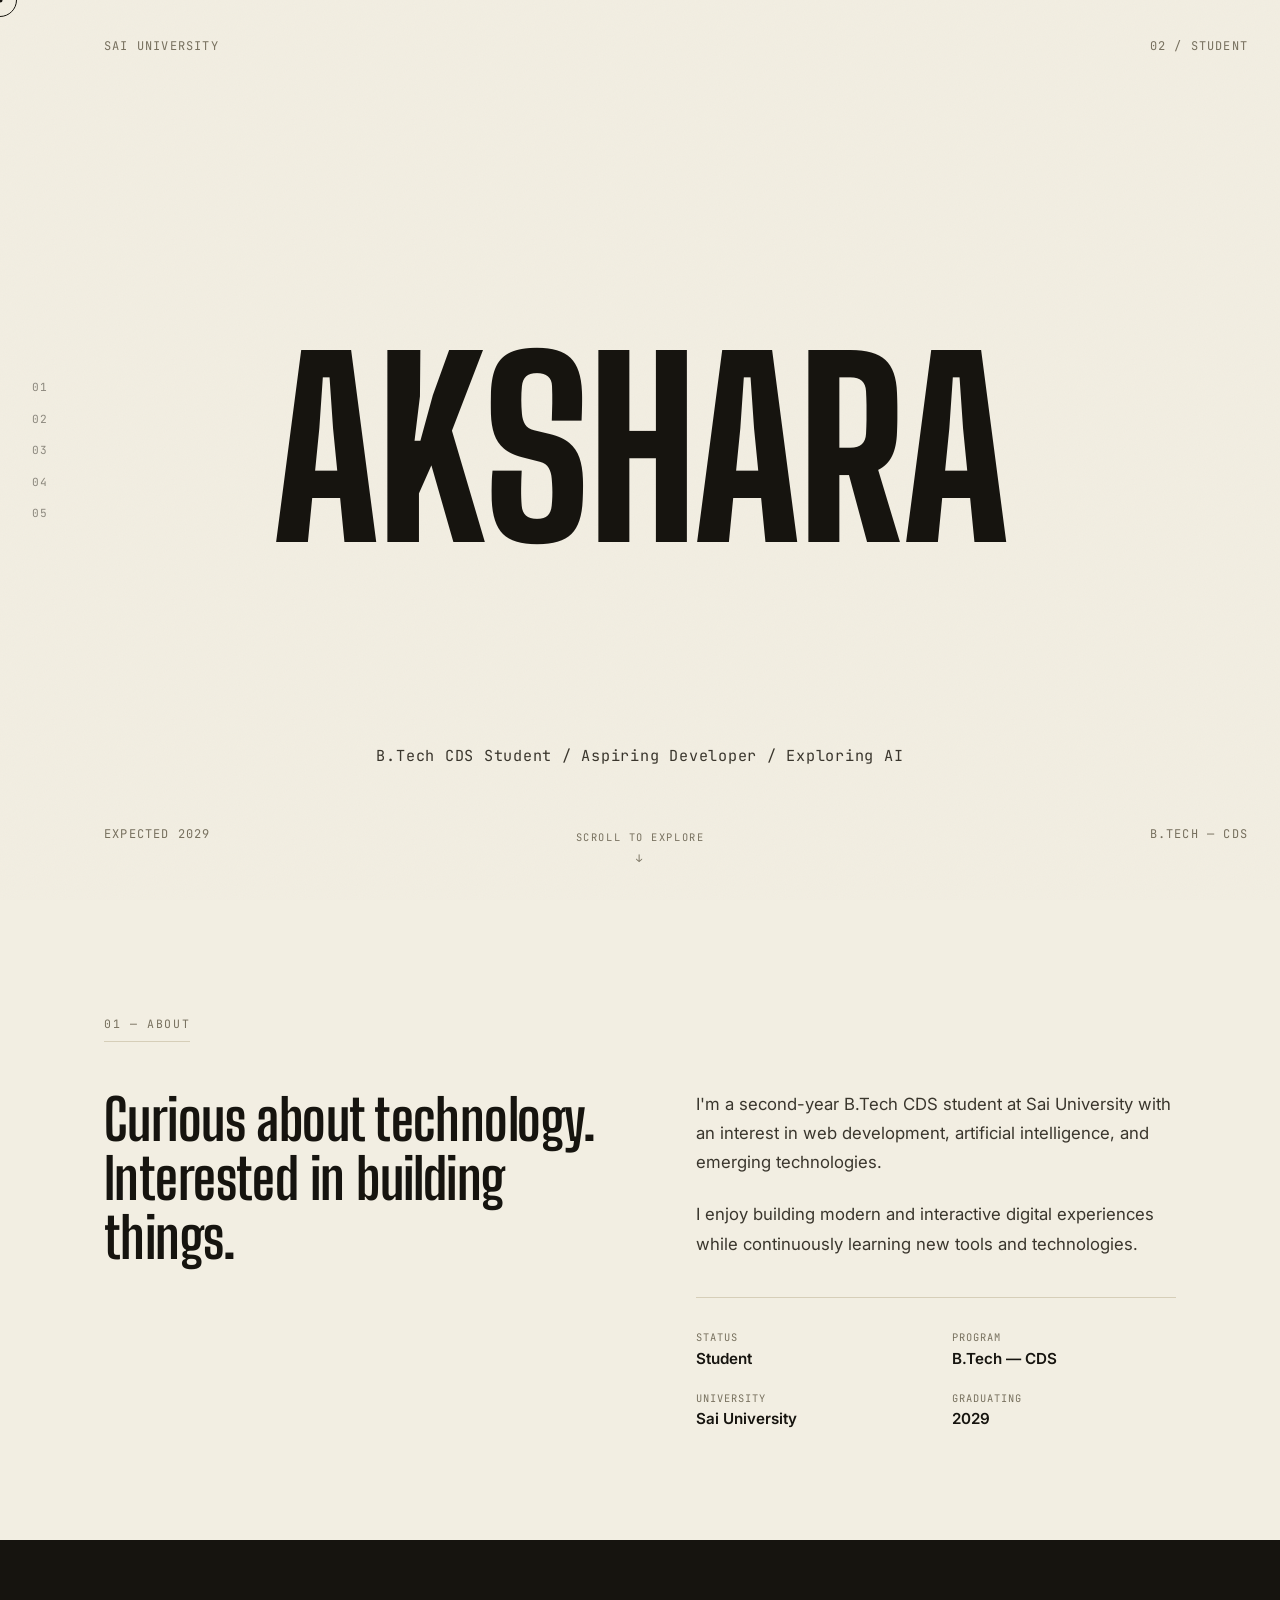
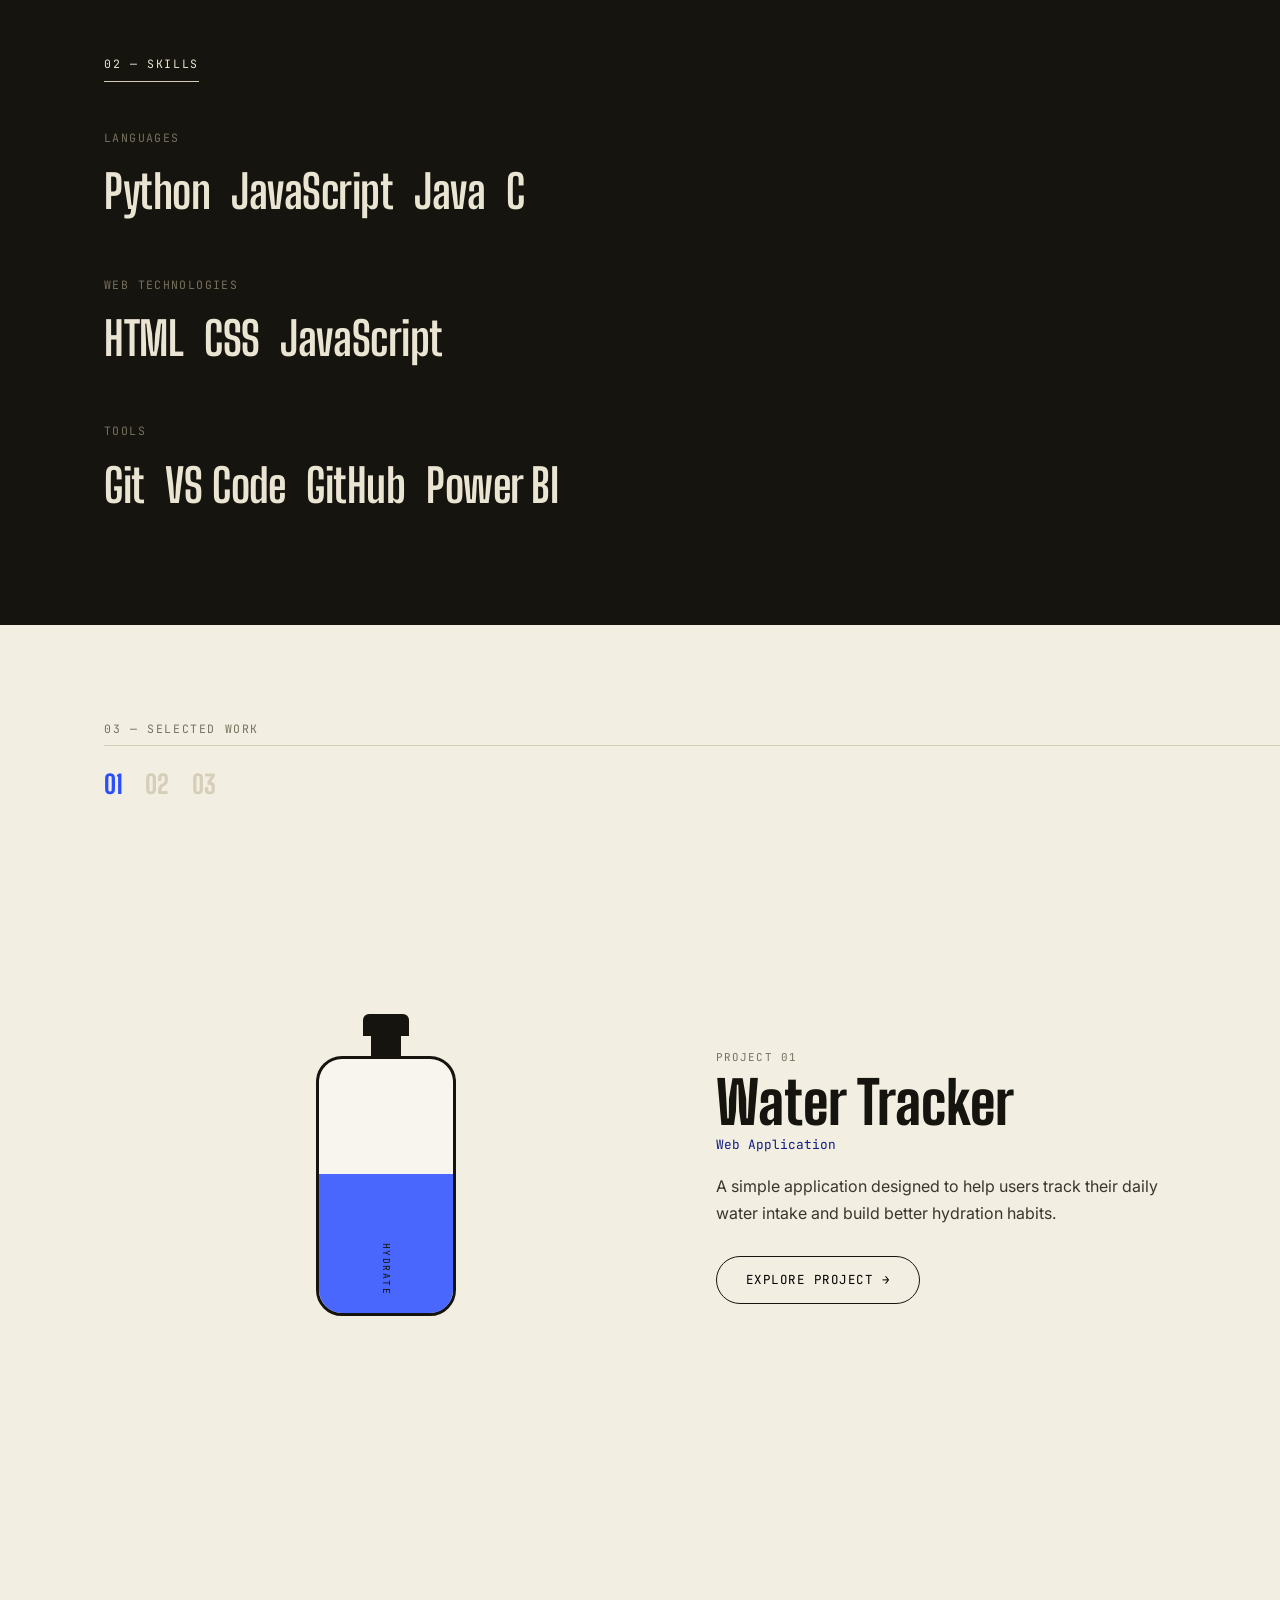
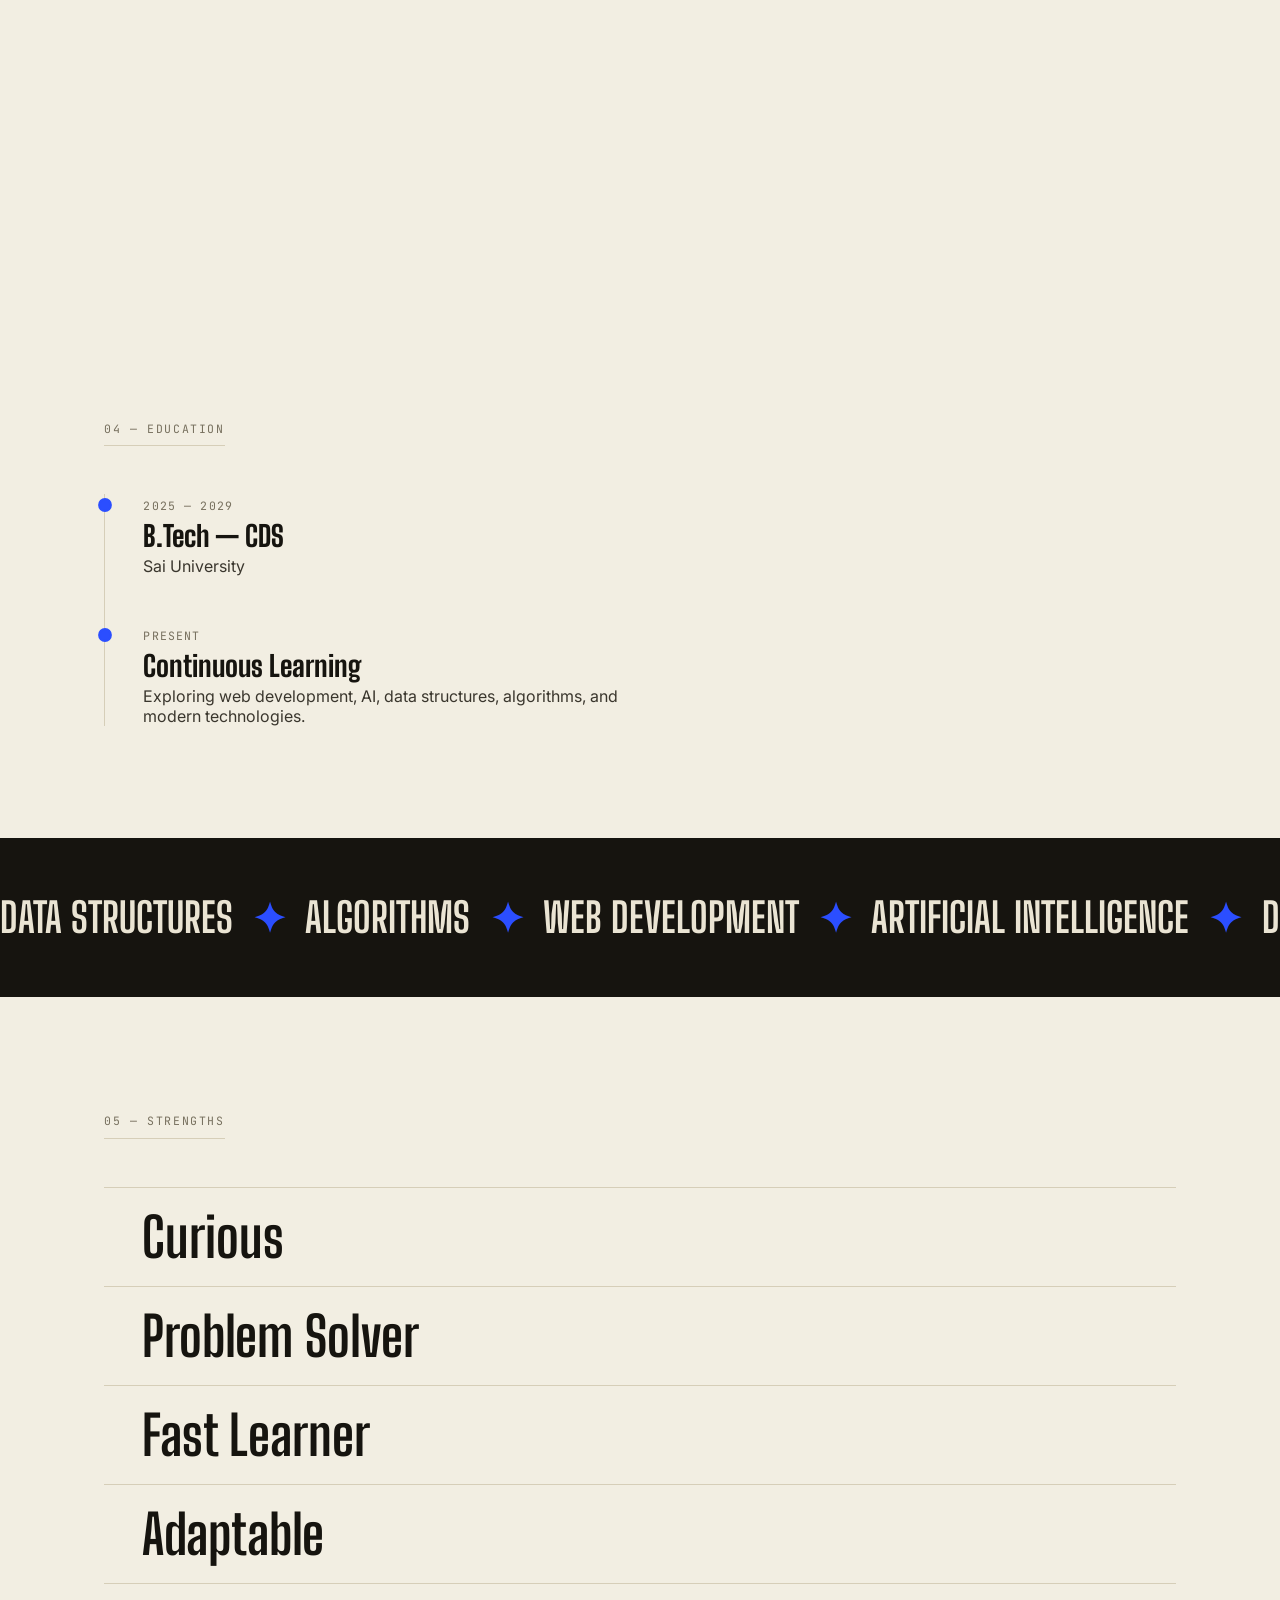
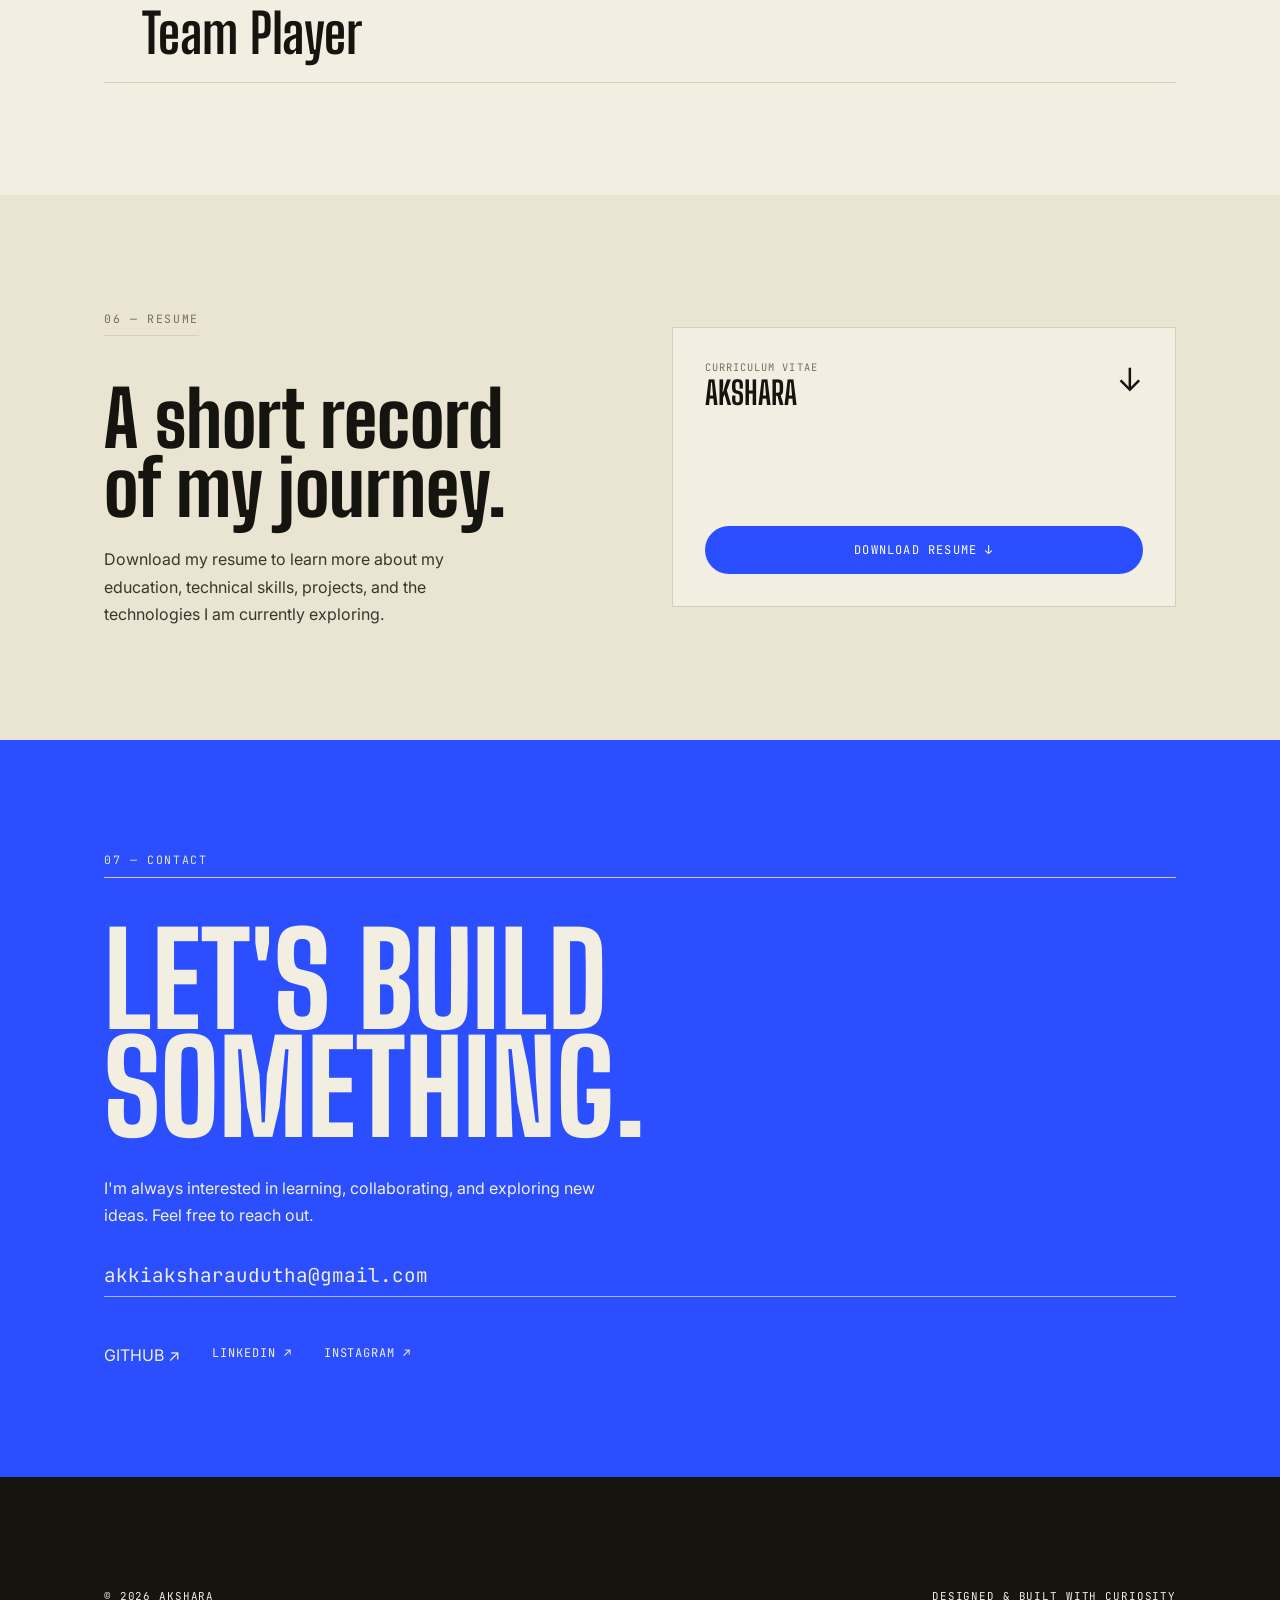
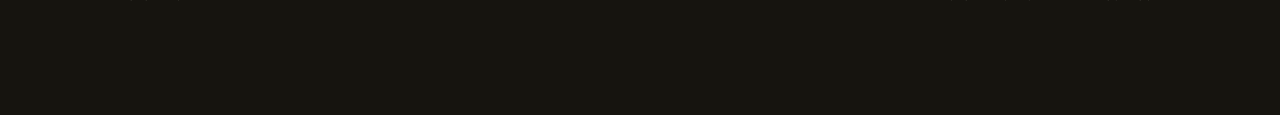
<file: index.html>
<!DOCTYPE html>
<html lang="en">
<head>
<meta charset="UTF-8">
<meta name="viewport" content="width=device-width, initial-scale=1.0">

<title>Akshara — B.Tech CDS Student, Sai University</title>

<meta name="description"
content="Portfolio of Akshara, 2nd-year B.Tech CDS student at Sai University, exploring web development and AI.">

<link rel="preconnect" href="https://fonts.googleapis.com">
<link rel="preconnect" href="https://fonts.gstatic.com" crossorigin>

<link href="https://fonts.googleapis.com/css2?family=Big+Shoulders+Display:wght@400;600;700;800;900&family=Inter:wght@400;500;600;700&family=JetBrains+Mono:wght@400;500&display=swap"
rel="stylesheet">

<style>

/* =========================================================
   AKSHARA — EDITORIAL PORTFOLIO
========================================================= */

:root{
  --cream: #F2EEE2;
  --cream-2: #EAE4D3;
  --ink: #16140F;
  --ink-soft: #3A362D;
  --accent: #2B4EFF;
  --accent-ink: #0E1E80;
  --line: #D6CEB8;
  --muted: #77705E;

  --display: 'Big Shoulders Display', sans-serif;
  --body: 'Inter', sans-serif;
  --mono: 'JetBrains Mono', monospace;

  --ease: cubic-bezier(.16,.84,.44,1);
}

*{
  margin:0;
  padding:0;
  box-sizing:border-box;
}

html{
  scroll-behavior:smooth;
}

body{
  background:var(--cream);
  color:var(--ink);
  font-family:var(--body);
  overflow-x:hidden;
  cursor:none;
}

::selection{
  background:var(--accent);
  color:var(--cream);
}

a{
  color:inherit;
  text-decoration:none;
}

button{
  font-family:inherit;
  border:none;
  background:none;
  cursor:none;
}

img,
svg{
  display:block;
  max-width:100%;
}

/* ================= GRAIN ================= */

.grain{
  position:fixed;
  inset:0;
  pointer-events:none;
  z-index:5;
  opacity:0.035;
  mix-blend-mode:multiply;
  background-image:url("data:image/svg+xml,%3Csvg xmlns='http://www.w3.org/2000/svg' width='120' height='120'%3E%3Cfilter id='n'%3E%3CfeTurbulence type='fractalNoise' baseFrequency='0.9' numOctaves='2' stitchTiles='stitch'/%3E%3C/filter%3E%3Crect width='100%25' height='100%25' filter='url(%23n)'/%3E%3C/svg%3E");
}

/* ================= LOADER ================= */

.loader{
  position:fixed;
  inset:0;
  z-index:200;
  background:var(--ink);
  display:flex;
  align-items:center;
  justify-content:center;
  transition:transform 0.9s var(--ease);
}

.loader.done{
  transform:translateY(-100%);
}

.loader-text{
  font-family:var(--display);
  font-weight:800;
  font-size:clamp(3rem,12vw,9rem);
  color:var(--cream);
  letter-spacing:0.04em;
  opacity:0;
  animation:loaderIn 1s var(--ease) 0.15s forwards;
}

@keyframes loaderIn{
  from{
    opacity:0;
    letter-spacing:0.3em;
  }

  to{
    opacity:1;
    letter-spacing:0.04em;
  }
}

/* ================= CUSTOM CURSOR ================= */

.cursor,
.cursor-dot{
  position:fixed;
  top:0;
  left:0;
  pointer-events:none;
  z-index:150;
  border-radius:50%;
  transform:translate(-50%,-50%);
}

.cursor{
  width:34px;
  height:34px;
  border:1px solid var(--ink);
  transition:
    width .25s var(--ease),
    height .25s var(--ease),
    background .25s var(--ease),
    border-color .25s var(--ease);
}

.cursor-dot{
  width:5px;
  height:5px;
  background:var(--ink);
}

.cursor.grow{
  width:70px;
  height:70px;
  background:var(--accent);
  border-color:var(--accent);
  opacity:.12;
}

.cursor.hover-word{
  width:14px;
  height:14px;
  background:var(--accent);
  border-color:var(--accent);
}

@media (hover:none),(pointer:coarse){

  .cursor,
  .cursor-dot{
    display:none;
  }

  body{
    cursor:auto;
  }

  button,
  a{
    cursor:pointer;
  }
}

/* ================= NAVIGATION ================= */

.rail{
  position:fixed;
  left:2rem;
  top:50%;
  transform:translateY(-50%);
  z-index:100;
  display:flex;
  flex-direction:column;
  gap:1.1rem;
}

.rail-link{
  display:flex;
  align-items:center;
  gap:.7rem;
  font-family:var(--mono);
  font-size:.7rem;
  letter-spacing:.08em;
  color:var(--ink-soft);
}

.rail-num{
  opacity:.55;
}

.rail-label{
  max-width:0;
  overflow:hidden;
  white-space:nowrap;
  opacity:0;
  transform:translateX(-6px);
  transition:
    max-width .35s var(--ease),
    opacity .3s var(--ease),
    transform .3s var(--ease);
}

.rail-link:hover .rail-label,
.rail-link:focus-visible .rail-label{
  max-width:140px;
  opacity:1;
  transform:translateX(0);
}

.rail-link:hover .rail-num,
.rail-link.active .rail-num{
  opacity:1;
  color:var(--accent);
}

/* ================= MOBILE MENU ================= */

.menu-toggle{
  display:none;
  position:fixed;
  top:1.4rem;
  right:1.4rem;
  z-index:110;
  width:44px;
  height:44px;
  border-radius:50%;
  background:var(--ink);
  flex-direction:column;
  align-items:center;
  justify-content:center;
  gap:5px;
}

.menu-toggle span{
  width:18px;
  height:2px;
  background:var(--cream);
  transition:
    transform .3s var(--ease),
    opacity .3s var(--ease);
}

.menu-toggle.open span:nth-child(1){
  transform:translateY(3.5px) rotate(45deg);
}

.menu-toggle.open span:nth-child(2){
  transform:translateY(-3.5px) rotate(-45deg);
}

@media(max-width:860px){

  .menu-toggle{
    display:flex;
  }

  .rail{
    left:auto;
    right:1.2rem;
    top:5.4rem;
    background:var(--cream);
    border:1px solid var(--line);
    border-radius:14px;
    padding:1rem 1.2rem;
    gap:1rem;
    opacity:0;
    visibility:hidden;
    transform:translateY(-10px);
    transition:
      opacity .3s var(--ease),
      transform .3s var(--ease),
      visibility .3s;
  }

  .rail.open{
    opacity:1;
    visibility:visible;
    transform:translateY(0);
  }

  .rail-label{
    max-width:none;
    opacity:1;
    transform:none;
  }
}

/* ================= HERO ================= */

.hero{
  position:relative;
  min-height:100svh;
  display:flex;
  align-items:center;
  justify-content:center;
  overflow:hidden;
  padding:0 5vw;
}

.hero-meta{
  position:absolute;
  font-family:var(--mono);
  font-size:.75rem;
  letter-spacing:.1em;
  color:var(--muted);
}

.hero-meta--top-left{
  top:2.4rem;
  left:6.5rem;
}

.hero-meta--top-right{
  top:2.4rem;
  right:2rem;
}

.hero-meta--bottom-left{
  bottom:3.6rem;
  left:6.5rem;
}

.hero-meta--bottom-right{
  bottom:3.6rem;
  right:2rem;
}

.hero-name{
  font-family:var(--display);
  font-weight:800;
  font-size:clamp(4.5rem,19vw,15rem);
  line-height:.85;
  letter-spacing:-.01em;
  text-align:center;
  color:var(--ink);
  will-change:transform;
}

.hero-name .line{
  display:inline-block;
}

.hero-role{
  position:absolute;
  bottom:8.4rem;
  left:50%;
  transform:translateX(-50%);
  font-family:var(--mono);
  font-size:clamp(.72rem,1.4vw,.95rem);
  letter-spacing:.05em;
  color:var(--ink-soft);
  text-align:center;
  width:100%;
  padding:0 1rem;
}

.scroll-cue{
  position:absolute;
  bottom:2.2rem;
  left:50%;
  transform:translateX(-50%);
  display:flex;
  flex-direction:column;
  align-items:center;
  gap:.4rem;
  font-family:var(--mono);
  font-size:.65rem;
  letter-spacing:.15em;
  color:var(--muted);
}

.scroll-cue-arrow{
  animation:bob 1.6s ease-in-out infinite;
}

@keyframes bob{

  0%,
  100%{
    transform:translateY(0);
  }

  50%{
    transform:translateY(6px);
  }
}

@media(max-width:860px){

  .hero-meta--top-left,
  .hero-meta--bottom-left{
    left:1.4rem;
  }

  .hero-role{
    bottom:6.5rem;
  }
}

/* ================= COMMON SECTIONS ================= */

main > section,
footer.footer{
  padding:7rem 6.5rem;
  position:relative;
}

@media(max-width:860px){

  main > section,
  footer.footer{
    padding:5rem 1.4rem;
  }
}

.eyebrow{
  font-family:var(--mono);
  font-size:.72rem;
  letter-spacing:.14em;
  color:var(--muted);
  text-transform:uppercase;
  margin-bottom:3rem;
  display:inline-block;
  border-bottom:1px solid var(--line);
  padding-bottom:.6rem;
}

.eyebrow--light{
  color:var(--cream-2);
}

.reveal{
  opacity:0;
  transform:translateY(28px);
  transition:
    opacity .8s var(--ease),
    transform .8s var(--ease);
}

.reveal.in{
  opacity:1;
  transform:translateY(0);
}

/* ================= ABOUT ================= */

.about{
  background:var(--cream);
}

.about-grid{
  display:grid;
  grid-template-columns:1.1fr 1fr;
  gap:4rem;
  align-items:start;
}

.about-headline{
  font-family:var(--display);
  font-weight:700;
  font-size:clamp(2.2rem,4.4vw,4rem);
  line-height:1.05;
  letter-spacing:-.01em;
}

.about-copy p{
  font-size:1.05rem;
  line-height:1.75;
  color:var(--ink-soft);
  margin-bottom:1.4rem;
  max-width:46ch;
}

.about-meta{
  display:grid;
  grid-template-columns:1fr 1fr;
  gap:1.4rem 2rem;
  margin-top:2.4rem;
  padding-top:2rem;
  border-top:1px solid var(--line);
}

.about-meta-item{
  display:flex;
  flex-direction:column;
  gap:.3rem;
}

.meta-label{
  font-family:var(--mono);
  font-size:.65rem;
  letter-spacing:.1em;
  color:var(--muted);
  text-transform:uppercase;
}

.meta-value{
  font-weight:600;
  font-size:.95rem;
}

@media(max-width:860px){

  .about-grid{
    grid-template-columns:1fr;
    gap:2.4rem;
  }
}

/* ===================== SKILLS ===================== */

.skills{
  background:var(--ink);
  color:var(--cream);
}

.skill-group{
  margin-bottom:3.6rem;
}

.skill-group:last-child{
  margin-bottom:0;
}

.skill-category{
  font-family:var(--mono);
  font-size:.72rem;
  letter-spacing:.12em;
  color:var(--muted);
  text-transform:uppercase;
  margin-bottom:1.2rem;
}

.skill-wall{
  display:flex;
  flex-wrap:wrap;
  gap:.6rem 1.3rem;
}

.skill-word{
  position:relative;
  font-family:var(--display);
  font-weight:700;
  font-size:clamp(1.5rem,3.6vw,2.9rem);
  letter-spacing:-.01em;
  color:var(--cream-2);
  transition:color .3s var(--ease), transform .3s var(--ease);
}

.skill-word:hover{
  color:var(--accent);
  transform:translateY(-4px);
}

.skill-word::after{
  content:attr(data-desc);
  position:absolute;
  left:0;
  top:100%;
  font-family:var(--mono);
  font-size:.62rem;
  letter-spacing:.03em;
  color:var(--muted);
  white-space:nowrap;
  opacity:0;
  transform:translateY(-4px);
  transition:opacity .25s var(--ease), transform .25s var(--ease);
  pointer-events:none;
}

.skill-word:hover::after{
  opacity:1;
  transform:translateY(2px);
}

@media(max-width:860px){
  .skill-word::after{
    display:none;
  }
}

/* ===================== WORK ===================== */

.work-pin{
  height:320vh;
  padding:0;
  background:var(--cream);
}

.work-sticky{
  position:sticky;
  top:0;
  height:100svh;
  overflow:hidden;
  display:flex;
  flex-direction:column;
  padding:6rem 0 0 6.5rem;
}

.eyebrow--fixed{
  margin-bottom:1.4rem;
}

.work-index{
  display:flex;
  gap:1.4rem;
  margin-bottom:1.6rem;
  font-family:var(--display);
  font-weight:800;
  font-size:1.6rem;
  color:var(--line);
}

.work-index-num.active{
  color:var(--accent);
}

.work-track{
  display:flex;
  height:100%;
  will-change:transform;
}

.project{
  flex:0 0 100vw;
  width:100vw;
  height:100%;
  display:grid;
  grid-template-columns:1fr 1fr;
  align-items:center;
  gap:3rem;
  padding-right:6.5rem;
}

.project-visual{
  height:60%;
  display:flex;
  align-items:center;
  justify-content:center;
}

.project-info{
  max-width:480px;
}

.project-tag{
  font-family:var(--mono);
  font-size:.68rem;
  letter-spacing:.1em;
  color:var(--muted);
  text-transform:uppercase;
}

.project-title{
  font-family:var(--display);
  font-weight:800;
  font-size:clamp(2.4rem,4.6vw,4rem);
  line-height:1;
  margin:.6rem 0 .2rem;
}

.project-sub{
  font-family:var(--mono);
  font-size:.8rem;
  color:var(--accent-ink);
  margin-bottom:1.2rem;
}

.project-desc{
  font-size:1rem;
  line-height:1.7;
  color:var(--ink-soft);
  margin-bottom:1.8rem;
}

.explore-btn{
  font-family:var(--mono);
  font-size:.78rem;
  letter-spacing:.12em;
  border:1px solid var(--ink);
  padding:.9rem 1.8rem;
  border-radius:999px;
  transition:background .3s var(--ease), color .3s var(--ease);
}

.explore-btn:hover{
  background:var(--ink);
  color:var(--cream);
}

/* Project bottle */

.bottle{
  position:relative;
  width:140px;
  height:320px;
}

.bottle-cap{
  width:46px;
  height:22px;
  background:var(--ink);
  margin:0 auto;
  border-radius:6px 6px 0 0;
}

.bottle-neck{
  width:30px;
  height:20px;
  background:var(--ink);
  margin:0 auto;
}

.bottle-body{
  width:140px;
  height:260px;
  border:3px solid var(--ink);
  border-radius:26px;
  position:relative;
  overflow:hidden;
  background:rgba(255,255,255,.4);
  display:flex;
  align-items:flex-end;
  justify-content:center;
}

.bottle-fill{
  width:100%;
  height:55%;
  background:var(--accent);
  opacity:.85;
  animation:fillWave 3.2s ease-in-out infinite;
}

@keyframes fillWave{
  0%,100%{
    height:52%;
  }

  50%{
    height:60%;
  }
}

.bottle-label{
  position:absolute;
  bottom:18px;
  left:50%;
  transform:translateX(-50%);
  font-family:var(--mono);
  font-size:.6rem;
  letter-spacing:.15em;
  color:var(--ink);
  writing-mode:vertical-rl;
}

/* Browser */

.browser{
  width:340px;
  border:2px solid var(--ink);
  border-radius:10px;
  overflow:hidden;
  background:var(--cream);
}

.browser-bar{
  display:flex;
  gap:6px;
  padding:10px 12px;
  border-bottom:2px solid var(--ink);
}

.browser-dot{
  width:9px;
  height:9px;
  border-radius:50%;
  border:1.5px solid var(--ink);
}

.browser-body{
  padding:1.4rem;
  display:flex;
  flex-direction:column;
  gap:.9rem;
}

.browser-block{
  height:34px;
  background:var(--line);
  border-radius:6px;
}

.browser-block--wide.short{
  width:60%;
}

.browser-block--grid{
  display:grid;
  grid-template-columns:1fr 1fr 1fr;
  gap:.6rem;
  height:60px;
  background:none;
}

.browser-block--grid div{
  background:var(--accent);
  opacity:.75;
  border-radius:6px;
}

.browser-block--grid div:nth-child(2){
  opacity:.5;
}

.browser-block--grid div:nth-child(3){
  opacity:.3;
}

.ai-nodes{
  width:320px;
  height:320px;
}

@media(max-width:860px){

  .work-pin{
    height:auto;
  }

  .work-sticky{
    position:static;
    height:auto;
    padding:5rem 1.4rem;
    overflow:visible;
  }

  .work-index{
    display:none;
  }

  .work-track{
    flex-direction:column;
    height:auto;
    transform:none !important;
    gap:4rem;
  }

  .project{
    width:100%;
    flex:none;
    height:auto;
    grid-template-columns:1fr;
    padding-right:0;
    gap:2rem;
  }

  .project-visual{
    height:220px;
  }
}

/* ===================== EDUCATION ===================== */

.education{
  background:var(--cream);
}

.timeline{
  max-width:560px;
  border-left:1px solid var(--line);
  padding-left:2.4rem;
  display:flex;
  flex-direction:column;
  gap:3rem;
}

.timeline-item{
  position:relative;
}

.timeline-dot{
  position:absolute;
  left:-2.75rem;
  top:.3rem;
  width:12px;
  height:12px;
  border-radius:50%;
  background:var(--cream);
  border:2px solid var(--line);
  transition:
    background .4s var(--ease),
    border-color .4s var(--ease),
    transform .4s var(--ease);
}

.timeline-item.in .timeline-dot{
  background:var(--accent);
  border-color:var(--accent);
  transform:scale(1.15);
}

.timeline-year{
  font-family:var(--mono);
  font-size:.72rem;
  letter-spacing:.1em;
  color:var(--muted);
}

.timeline-content h3{
  font-family:var(--display);
  font-weight:800;
  font-size:1.8rem;
  margin:.3rem 0 .2rem;
}

.timeline-content p{
  color:var(--ink-soft);
}

/* ===================== COURSEWORK ===================== */

.coursework{
  padding:3.4rem 0 !important;
  background:var(--ink);
  overflow:hidden;
}

.marquee{
  overflow:hidden;
}

.marquee-track{
  display:flex;
  gap:1.2rem;
  white-space:nowrap;
  width:max-content;
  font-family:var(--display);
  font-weight:700;
  font-size:clamp(1.6rem,3.2vw,2.6rem);
  color:var(--cream-2);
  animation:marquee 24s linear infinite;
}

.marquee:hover .marquee-track{
  animation-play-state:paused;
}

.marquee-track .dot{
  color:var(--accent);
}

@keyframes marquee{
  from{
    transform:translateX(0);
  }

  to{
    transform:translateX(-50%);
  }
}

/* ===================== STRENGTHS ===================== */

.strengths{
  background:var(--cream);
}

.strength-list{
  list-style:none;
  display:flex;
  flex-direction:column;
}

.strength-item{
  display:flex;
  align-items:center;
  gap:1.4rem;
  font-family:var(--display);
  font-weight:700;
  font-size:clamp(1.6rem,4.4vw,3.4rem);
  padding:1rem 0;
  border-bottom:1px solid var(--line);
  transition:
    padding-left .3s var(--ease),
    color .3s var(--ease);
}

.strength-item:first-child{
  border-top:1px solid var(--line);
}

.strength-item:hover{
  padding-left:1.2rem;
  color:var(--accent);
}

.strength-shape{
  width:16px;
  height:16px;
  opacity:0;
  transform:scale(.4);
  transition:
    opacity .3s var(--ease),
    transform .3s var(--ease);
  flex-shrink:0;
  background:var(--accent);
}

.strength-item:hover .strength-shape{
  opacity:1;
  transform:scale(1);
}

.strength-shape--1{
  border-radius:50%;
}

.strength-shape--2{
  border-radius:2px;
}

.strength-shape--3{
  clip-path:polygon(50% 0%,0% 100%,100% 100%);
}

.strength-shape--4{
  border-radius:50% 0 50% 0;
}

.strength-shape--5{
  clip-path:polygon(50% 0%,100% 38%,82% 100%,18% 100%,0% 38%);
}

/* ===================== RESUME ===================== */

.resume{
  background:var(--cream-2);
  display:grid;
  grid-template-columns:1fr 1fr;
  gap:4rem;
  align-items:center;
}

.resume-title{
  font-family:var(--display);
  font-size:clamp(3rem,6vw,5rem);
  font-weight:800;
  line-height:.9;
  margin-bottom:1.5rem;
}

.resume-text{
  color:var(--ink-soft);
  line-height:1.7;
  max-width:42ch;
}

.resume-card{
  background:var(--cream);
  border:1px solid var(--line);
  padding:2rem;
  min-height:280px;
  display:flex;
  flex-direction:column;
  justify-content:space-between;
}

.resume-card-top{
  display:flex;
  justify-content:space-between;
  align-items:flex-start;
}

.resume-card-title{
  font-family:var(--display);
  font-size:2rem;
  font-weight:700;
}

.resume-icon{
  font-size:2rem;
}

.download-btn{
  display:inline-flex;
  align-items:center;
  justify-content:center;
  margin-top:1.5rem;
  padding:1rem 1.8rem;
  border-radius:999px;
  background:var(--accent);
  color:white;
  font-family:var(--mono);
  font-size:.75rem;
  letter-spacing:.1em;
  transition:transform .3s var(--ease);
}

.download-btn:hover{
  transform:translateY(-4px);
}

@media(max-width:860px){
  .resume{
    grid-template-columns:1fr;
  }
}

/* ===================== CONTACT ===================== */

.contact{
  background:var(--accent);
  color:var(--cream);
  min-height:70svh;
  display:flex;
  flex-direction:column;
  justify-content:center;
}

.contact-title{
  font-family:var(--display);
  font-weight:800;
  font-size:clamp(4rem,10vw,9rem);
  line-height:.85;
  margin-bottom:2rem;
}

.contact-title span{
  display:block;
}

.contact-text{
  max-width:500px;
  line-height:1.7;
  font-size:1rem;
  margin-bottom:2rem;
}

.contact-email{
  font-family:var(--mono);
  font-size:clamp(.9rem,2vw,1.2rem);
  border-bottom:1px solid rgba(255,255,255,.6);
  padding-bottom:.5rem;
  display:inline-block;
}

.contact-links{
  display:flex;
  flex-wrap:wrap;
  gap:1rem 2rem;
  margin-top:3rem;
}

.contact-link{
  font-family:var(--mono);
  font-size:.75rem;
  letter-spacing:.08em;
  transition:opacity .3s;
}

.contact-link:hover{
  opacity:.6;
}

/* ===================== FOOTER ===================== */

.footer{
  background:var(--ink);
  color:var(--cream);
  display:flex;
  justify-content:space-between;
  align-items:center;
  gap:2rem;
  font-family:var(--mono);
  font-size:.68rem;
  letter-spacing:.08em;
}

@media(max-width:600px){
  .footer{
    flex-direction:column;
    align-items:flex-start;
  }
}

</style>
</head>

<body>

<div class="loader" id="loader">
  <span class="loader-text">AKSHARA</span>
</div>

<div class="grain"></div>

<div class="cursor" id="cursor"></div>
<div class="cursor-dot" id="cursorDot"></div>

<button
  class="menu-toggle"
  id="menuToggle"
  aria-label="Toggle navigation">

  <span></span>
  <span></span>

</button>

<nav class="rail" id="rail">

  <a href="#about" class="rail-link">
    <span class="rail-num">01</span>
    <span class="rail-label">About</span>
  </a>

  <a href="#skills" class="rail-link">
    <span class="rail-num">02</span>
    <span class="rail-label">Skills</span>
  </a>

  <a href="#work" class="rail-link">
    <span class="rail-num">03</span>
    <span class="rail-label">Work</span>
  </a>

  <a href="#resume" class="rail-link">
    <span class="rail-num">04</span>
    <span class="rail-label">Resume</span>
  </a>

  <a href="#contact" class="rail-link">
    <span class="rail-num">05</span>
    <span class="rail-label">Contact</span>
  </a>

</nav>

<main>

<!-- ================= HERO ================= -->

<section class="hero" id="home">

  <div class="hero-meta hero-meta--top-left">
    SAI UNIVERSITY
  </div>

  <div class="hero-meta hero-meta--top-right">
    02 / STUDENT
  </div>

  <h1 class="hero-name" id="heroName">
    <span class="line">AKSHARA</span>
  </h1>

  <p class="hero-role">
    B.Tech CDS Student / Aspiring Developer / Exploring AI
  </p>

  <div class="hero-meta hero-meta--bottom-left">
    EXPECTED 2029
  </div>

  <div class="hero-meta hero-meta--bottom-right">
    B.TECH — CDS
  </div>

  <div class="scroll-cue">
    <span>SCROLL TO EXPLORE</span>
    <span class="scroll-cue-arrow">↓</span>
  </div>

</section>


<!-- ================= ABOUT ================= -->

<section class="about" id="about">

  <p class="eyebrow">01 — About</p>

  <div class="about-grid">

    <h2 class="about-headline reveal">
      Curious about technology.<br>
      Interested in building things.
    </h2>

    <div class="about-copy reveal">

      <p>
        I'm a second-year B.Tech CDS student at Sai University
        with an interest in web development, artificial intelligence,
        and emerging technologies.
      </p>

      <p>
        I enjoy building modern and interactive digital experiences
        while continuously learning new tools and technologies.
      </p>

      <div class="about-meta">

        <div class="about-meta-item">
          <span class="meta-label">Status</span>
          <span class="meta-value">Student</span>
        </div>

        <div class="about-meta-item">
          <span class="meta-label">Program</span>
          <span class="meta-value">B.Tech — CDS</span>
        </div>

        <div class="about-meta-item">
          <span class="meta-label">University</span>
          <span class="meta-value">Sai University</span>
        </div>

        <div class="about-meta-item">
          <span class="meta-label">Graduating</span>
          <span class="meta-value">2029</span>
        </div>

      </div>

    </div>

  </div>

</section>


<!-- ================= SKILLS ================= -->

<section class="skills" id="skills">

  <p class="eyebrow eyebrow--light">02 — Skills</p>

  <div class="skill-group reveal">

    <p class="skill-category">
      Languages
    </p>

    <div class="skill-wall">

      <span class="skill-word" data-desc="Programming">
        Python
      </span>

      <span class="skill-word" data-desc="Web Development">
        JavaScript
      </span>

      <span class="skill-word" data-desc="Programming">
        Java
      </span>

      <span class="skill-word" data-desc="Programming">
        C
      </span>

    </div>

  </div>


  <div class="skill-group reveal">

    <p class="skill-category">
      Web Technologies
    </p>

    <div class="skill-wall">

      <span class="skill-word" data-desc="Structure">
        HTML
      </span>

      <span class="skill-word" data-desc="Styling">
        CSS
      </span>

      <span class="skill-word" data-desc="Frontend">
        JavaScript
      </span>

    </div>

  </div>


  <div class="skill-group reveal">

    <p class="skill-category">
      Tools
    </p>

    <div class="skill-wall">

      <span class="skill-word" data-desc="Version Control">
        Git
      </span>

      <span class="skill-word" data-desc="Code Editor">
        VS Code
      </span>

      <span class="skill-word" data-desc="Development">
        GitHub
      </span>

      <span class="skill-word" data-desc="Data Analysis">
        Power BI
      </span>

    </div>

  </div>

</section>


<!-- ================= WORK ================= -->

<section class="work-pin" id="work">

  <div class="work-sticky">

    <p class="eyebrow eyebrow--fixed">
      03 — Selected Work
    </p>

    <div class="work-index">

      <span class="work-index-num active">01</span>
      <span class="work-index-num">02</span>
      <span class="work-index-num">03</span>

    </div>

    <div class="work-track" id="workTrack">

      <!-- PROJECT 1 -->

      <article class="project">

        <div class="project-visual">

          <div class="bottle">

            <div class="bottle-cap"></div>

            <div class="bottle-neck"></div>

            <div class="bottle-body">
              <div class="bottle-fill"></div>
              <span class="bottle-label">
                HYDRATE
              </span>
            </div>

          </div>

        </div>

        <div class="project-info">

          <span class="project-tag">
            Project 01
          </span>

          <h2 class="project-title">
            Water Tracker
          </h2>

          <p class="project-sub">
            Web Application
          </p>

          <p class="project-desc">
            A simple application designed to help users
            track their daily water intake and build
            better hydration habits.
          </p>

          <button class="explore-btn">
            EXPLORE PROJECT →
          </button>

        </div>

      </article>


      <!-- PROJECT 2 -->

      <article class="project">

        <div class="project-visual">

          <div class="browser">

            <div class="browser-bar">
              <span class="browser-dot"></span>
              <span class="browser-dot"></span>
              <span class="browser-dot"></span>
            </div>

            <div class="browser-body">

              <div class="browser-block"></div>

              <div class="browser-block browser-block--wide short"></div>

              <div class="browser-block browser-block--grid">
                <div></div>
                <div></div>
                <div></div>
              </div>

            </div>

          </div>

        </div>

        <div class="project-info">

          <span class="project-tag">
            Project 02
          </span>

          <h2 class="project-title">
            Student Dashboard
          </h2>

          <p class="project-sub">
            Web Development
          </p>

          <p class="project-desc">
            A student-focused dashboard for organizing
            academic information, tasks, and useful
            learning resources in one place.
          </p>

          <button class="explore-btn">
            EXPLORE PROJECT →
          </button>

        </div>

      </article>
            <!-- PROJECT 3 -->

      <article class="project">

        <div class="project-visual">

          <svg class="ai-nodes" viewBox="0 0 320 320">

            <line x1="80" y1="80" x2="160" y2="160"
              stroke="#16140F" stroke-width="2"/>

            <line x1="240" y1="80" x2="160" y2="160"
              stroke="#16140F" stroke-width="2"/>

            <line x1="80" y1="240" x2="160" y2="160"
              stroke="#16140F" stroke-width="2"/>

            <line x1="240" y1="240" x2="160" y2="160"
              stroke="#16140F" stroke-width="2"/>

            <circle cx="80" cy="80" r="22"
              fill="#F2EEE2" stroke="#16140F" stroke-width="3"/>

            <circle cx="240" cy="80" r="22"
              fill="#F2EEE2" stroke="#16140F" stroke-width="3"/>

            <circle cx="80" cy="240" r="22"
              fill="#F2EEE2" stroke="#16140F" stroke-width="3"/>

            <circle cx="240" cy="240" r="22"
              fill="#F2EEE2" stroke="#16140F" stroke-width="3"/>

            <circle cx="160" cy="160" r="38"
              fill="#2B4EFF"/>

            <text
              x="160"
              y="168"
              text-anchor="middle"
              fill="#F2EEE2"
              font-size="18"
              font-family="monospace">
              AI
            </text>

          </svg>

        </div>

        <div class="project-info">

          <span class="project-tag">
            Project 03
          </span>

          <h2 class="project-title">
            AI Explorer
          </h2>

          <p class="project-sub">
            Artificial Intelligence
          </p>

          <p class="project-desc">
            An academic exploration of artificial intelligence,
            machine learning concepts, and how intelligent
            systems can be applied to solve real-world problems.
          </p>

          <button class="explore-btn">
            EXPLORE PROJECT →
          </button>

        </div>

      </article>

    </div>

  </div>

</section>


<!-- ================= EDUCATION ================= -->

<section class="education">

  <p class="eyebrow">04 — Education</p>

  <div class="timeline">

    <div class="timeline-item reveal">

      <div class="timeline-dot"></div>

      <div class="timeline-content">

        <span class="timeline-year">
          2025 — 2029
        </span>

        <h3>
          B.Tech — CDS
        </h3>

        <p>
          Sai University
        </p>

      </div>

    </div>


    <div class="timeline-item reveal">

      <div class="timeline-dot"></div>

      <div class="timeline-content">

        <span class="timeline-year">
          PRESENT
        </span>

        <h3>
          Continuous Learning
        </h3>

        <p>
          Exploring web development, AI,
          data structures, algorithms,
          and modern technologies.
        </p>

      </div>

    </div>

  </div>

</section>


<!-- ================= COURSEWORK ================= -->

<section class="coursework">

  <div class="marquee">

    <div class="marquee-track">

      <span>DATA STRUCTURES</span>
      <span class="dot">✦</span>

      <span>ALGORITHMS</span>
      <span class="dot">✦</span>

      <span>WEB DEVELOPMENT</span>
      <span class="dot">✦</span>

      <span>ARTIFICIAL INTELLIGENCE</span>
      <span class="dot">✦</span>

      <span>DATABASE SYSTEMS</span>
      <span class="dot">✦</span>

      <span>DATA STRUCTURES</span>
      <span class="dot">✦</span>

      <span>ALGORITHMS</span>
      <span class="dot">✦</span>

      <span>WEB DEVELOPMENT</span>
      <span class="dot">✦</span>

      <span>ARTIFICIAL INTELLIGENCE</span>
      <span class="dot">✦</span>

      <span>DATABASE SYSTEMS</span>
      <span class="dot">✦</span>

    </div>

  </div>

</section>


<!-- ================= STRENGTHS ================= -->

<section class="strengths">

  <p class="eyebrow">
    05 — Strengths
  </p>

  <ul class="strength-list">

    <li class="strength-item">
      <span class="strength-shape strength-shape--1"></span>
      Curious
    </li>

    <li class="strength-item">
      <span class="strength-shape strength-shape--2"></span>
      Problem Solver
    </li>

    <li class="strength-item">
      <span class="strength-shape strength-shape--3"></span>
      Fast Learner
    </li>

    <li class="strength-item">
      <span class="strength-shape strength-shape--4"></span>
      Adaptable
    </li>

    <li class="strength-item">
      <span class="strength-shape strength-shape--5"></span>
      Team Player
    </li>

  </ul>

</section>


<!-- ================= RESUME ================= -->

<section class="resume" id="resume">

  <div class="resume-content">

    <p class="eyebrow">
      06 — Resume
    </p>

    <h2 class="resume-title">
      A short record<br>
      of my journey.
    </h2>

    <p class="resume-text">
      Download my resume to learn more about my education,
      technical skills, projects, and the technologies
      I am currently exploring.
    </p>

  </div>


  <div class="resume-card">

    <div class="resume-card-top">

      <div>

        <p class="meta-label">
          CURRICULUM VITAE
        </p>

        <h3 class="resume-card-title">
          AKSHARA
        </h3>

      </div>

      <span class="resume-icon">
        ↓
      </span>

    </div>

    <!-- Replace resume.pdf with your actual resume file -->

    <a
      href="resume.pdf"
      download
      class="download-btn">

      DOWNLOAD RESUME ↓

    </a>

  </div>

</section>


<!-- ================= CONTACT ================= -->

<section class="contact" id="contact">

  <p class="eyebrow eyebrow--light">
    07 — Contact
  </p>

  <h2 class="contact-title">

    <span>LET'S BUILD</span>
    <span>SOMETHING.</span>

  </h2>

  <p class="contact-text">
    I'm always interested in learning, collaborating,
    and exploring new ideas. Feel free to reach out.
  </p>

  <!-- Change this email to your own email -->

  <a
    href="akkiaksharaudutha@gmail.com"
    class="contact-email">

    akkiaksharaudutha@gmail.com

  </a>


  <div class="contact-links">

    <!-- Replace # with your actual profile links -->

    <a href="#" class="https://github.com/akshara-29">
      GITHUB ↗
    </a>

    <a href="#" class="contact-link">
      LINKEDIN ↗
    </a>

    <a href="#" class="contact-link">
      INSTAGRAM ↗
    </a>

  </div>

</section>

</main>


<!-- ================= FOOTER ================= -->

<footer class="footer">

  <span>
    © 2026 AKSHARA
  </span>

  <span>
    DESIGNED & BUILT WITH CURIOSITY
  </span>

</footer>


<!-- ================= JAVASCRIPT ================= -->

<script>

/* ================= LOADER ================= */

window.addEventListener("load", function(){

  const loader = document.getElementById("loader");

  setTimeout(function(){
    loader.classList.add("done");
  }, 1200);

});


/* ================= CUSTOM CURSOR ================= */

const cursor = document.getElementById("cursor");
const cursorDot = document.getElementById("cursorDot");

let mouseX = 0;
let mouseY = 0;

document.addEventListener("mousemove", function(e){

  mouseX = e.clientX;
  mouseY = e.clientY;

  cursorDot.style.left = mouseX + "px";
  cursorDot.style.top = mouseY + "px";

});


function animateCursor(){

  const currentX =
    parseFloat(cursor.style.left) || mouseX;

  const currentY =
    parseFloat(cursor.style.top) || mouseY;

  const nextX =
    currentX + (mouseX - currentX) * 0.15;

  const nextY =
    currentY + (mouseY - currentY) * 0.15;

  cursor.style.left = nextX + "px";
  cursor.style.top = nextY + "px";

  requestAnimationFrame(animateCursor);

}

animateCursor();


/* Cursor hover effect */

const hoverElements =
  document.querySelectorAll(
    "a, button, .skill-word, .strength-item"
  );

hoverElements.forEach(function(element){

  element.addEventListener("mouseenter", function(){
    cursor.classList.add("grow");
  });

  element.addEventListener("mouseleave", function(){
    cursor.classList.remove("grow");
  });

});


/* ================= MOBILE MENU ================= */

const menuToggle =
  document.getElementById("menuToggle");

const rail =
  document.getElementById("rail");

menuToggle.addEventListener("click", function(){

  menuToggle.classList.toggle("open");

  rail.classList.toggle("open");

});


/* Close mobile menu after clicking navigation */

document
  .querySelectorAll(".rail-link")
  .forEach(function(link){

    link.addEventListener("click", function(){

      menuToggle.classList.remove("open");

      rail.classList.remove("open");

    });

});


/* ================= SCROLL REVEAL ================= */

const revealElements =
  document.querySelectorAll(".reveal");

const revealObserver =
  new IntersectionObserver(

    function(entries){

      entries.forEach(function(entry){

        if(entry.isIntersecting){

          entry.target.classList.add("in");

        }

      });

    },

    {
      threshold:0.15
    }

  );


revealElements.forEach(function(element){

  revealObserver.observe(element);

});


/* ================= ACTIVE NAVIGATION ================= */

const sections =
  document.querySelectorAll("section[id]");

const navLinks =
  document.querySelectorAll(".rail-link");


window.addEventListener("scroll", function(){

  let currentSection = "";

  sections.forEach(function(section){

    const sectionTop =
      section.offsetTop - 200;

    const sectionHeight =
      section.offsetHeight;

    if(
      window.scrollY >= sectionTop &&
      window.scrollY <
      sectionTop + sectionHeight
    ){

      currentSection = section.id;

    }

  });


  navLinks.forEach(function(link){

    link.classList.remove("active");

    if(
      link.getAttribute("href") ===
      "#" + currentSection
    ){

      link.classList.add("active");

    }

  });

});


/* ================= HORIZONTAL PROJECT SCROLL ================= */

const workSection =
  document.getElementById("work");

const workTrack =
  document.getElementById("workTrack");

const workNumbers =
  document.querySelectorAll(".work-index-num");


function updateWorkScroll(){

  if(window.innerWidth <= 860){
    return;
  }

  const rect =
    workSection.getBoundingClientRect();

  const scrollDistance =
    workSection.offsetHeight - window.innerHeight;

  let progress =
    -rect.top / scrollDistance;


  progress =
    Math.max(0, Math.min(1, progress));


  const maxTranslate =
    workTrack.scrollWidth - window.innerWidth;


  workTrack.style.transform =
    "translateX(" +
    (-progress * maxTranslate) +
    "px)";


  const totalProjects = 3;

  const activeProject =
    Math.min(
      totalProjects - 1,
      Math.floor(progress * totalProjects)
    );


  workNumbers.forEach(function(number, index){

    number.classList.remove("active");

    if(index === activeProject){

      number.classList.add("active");

    }

  });

}


window.addEventListener(
  "scroll",
  updateWorkScroll
);

window.addEventListener(
  "resize",
  updateWorkScroll
);


/* ================= PROJECT BUTTONS ================= */

const projectButtons =
  document.querySelectorAll(".explore-btn");


projectButtons.forEach(function(button){

  button.addEventListener("click", function(){

    alert(
      "Project details coming soon!"
    );

  });

});


/* ================= TIMELINE ================= */

const timelineItems =
  document.querySelectorAll(".timeline-item");


const timelineObserver =
  new IntersectionObserver(

    function(entries){

      entries.forEach(function(entry){

        if(entry.isIntersecting){

          entry.target.classList.add("in");

        }

      });

    },

    {
      threshold:0.5
    }

  );


timelineItems.forEach(function(item){

  timelineObserver.observe(item);

});


/* ================= HERO PARALLAX ================= */

const heroName =
  document.getElementById("heroName");


window.addEventListener("scroll", function(){

  if(window.innerWidth <= 860){
    return;
  }

  const scrollY =
    window.scrollY;

  const movement =
    scrollY * 0.12;


  heroName.style.transform =
    "translateY(" +
    movement +
    "px)";

});


/* ================= SMOOTH NAVIGATION ================= */

document
  .querySelectorAll('a[href^="#"]')
  .forEach(function(anchor){

    anchor.addEventListener(
      "click",
      function(e){

        e.preventDefault();

        const target =
          document.querySelector(
            this.getAttribute("href")
          );


        if(target){

          target.scrollIntoView({
            behavior:"smooth"
          });

        }

      }
    );

  });

</script>

</body>
</html>
</file>
